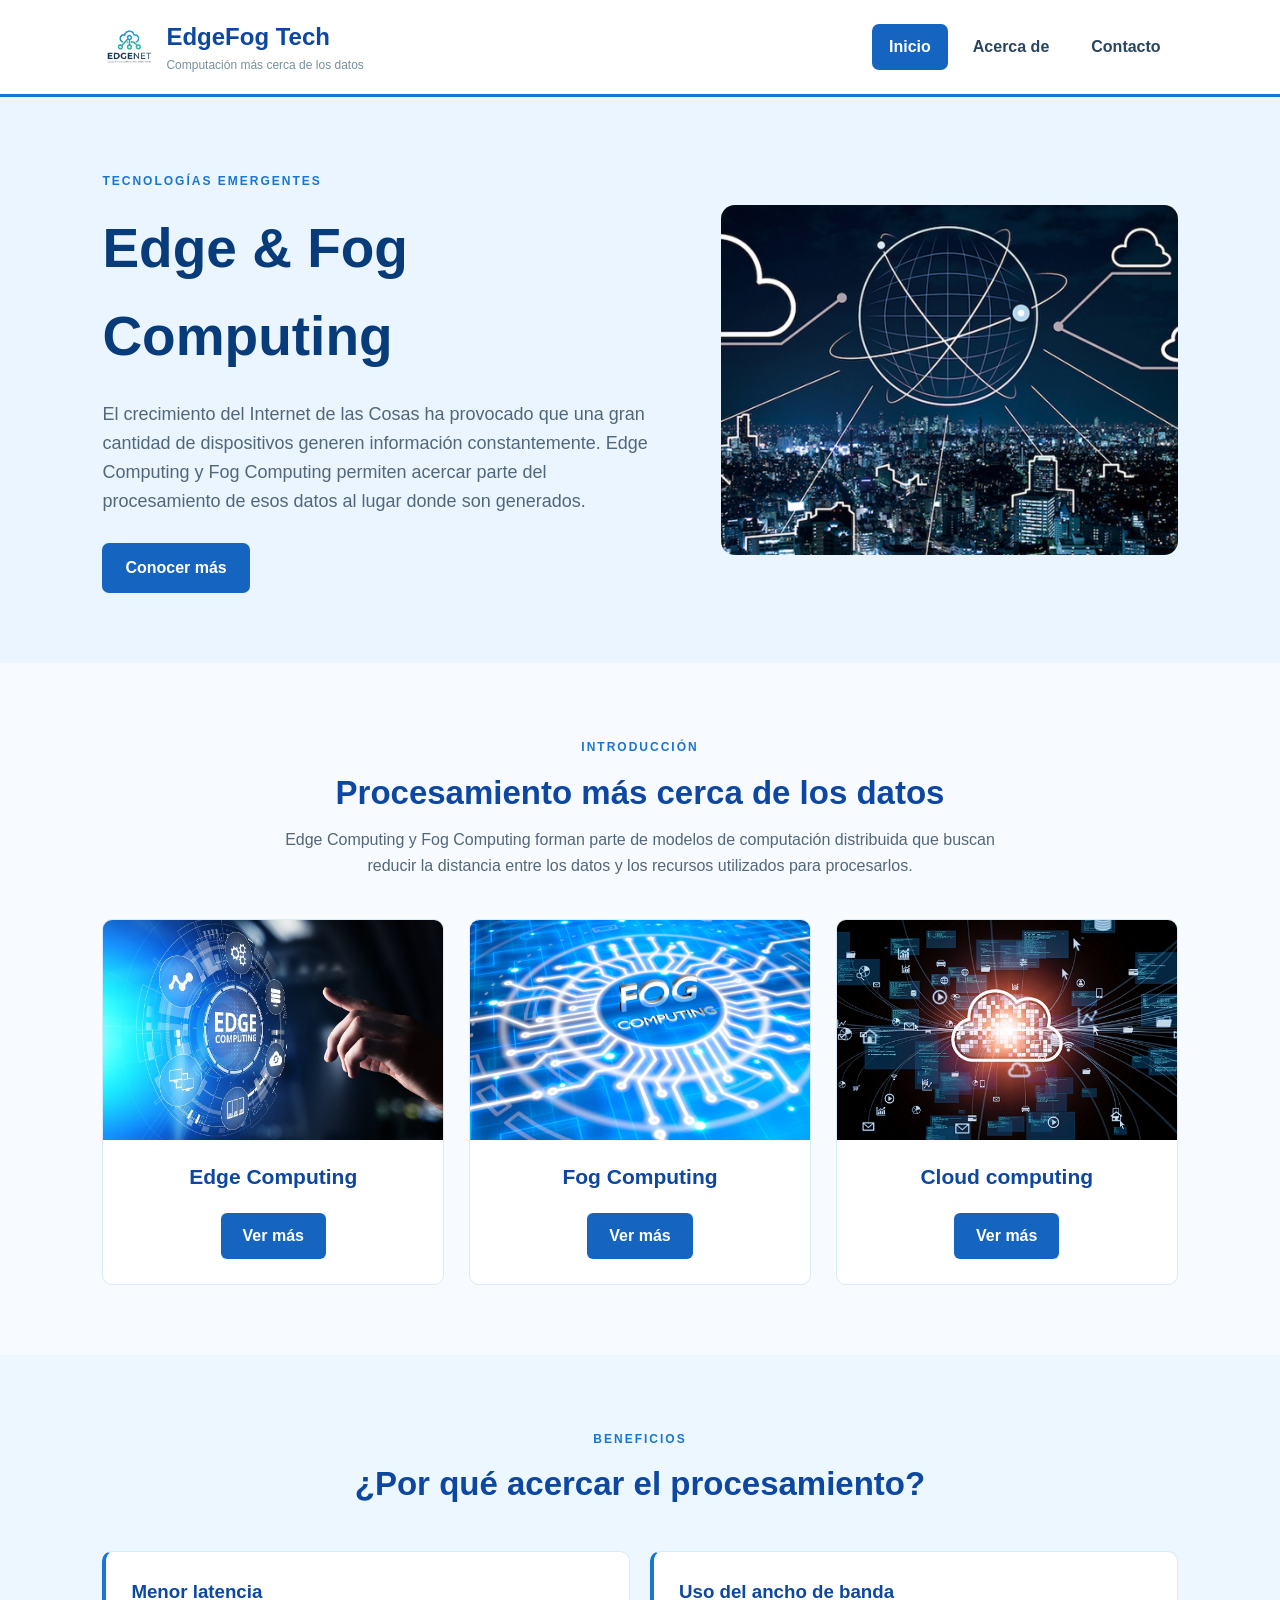
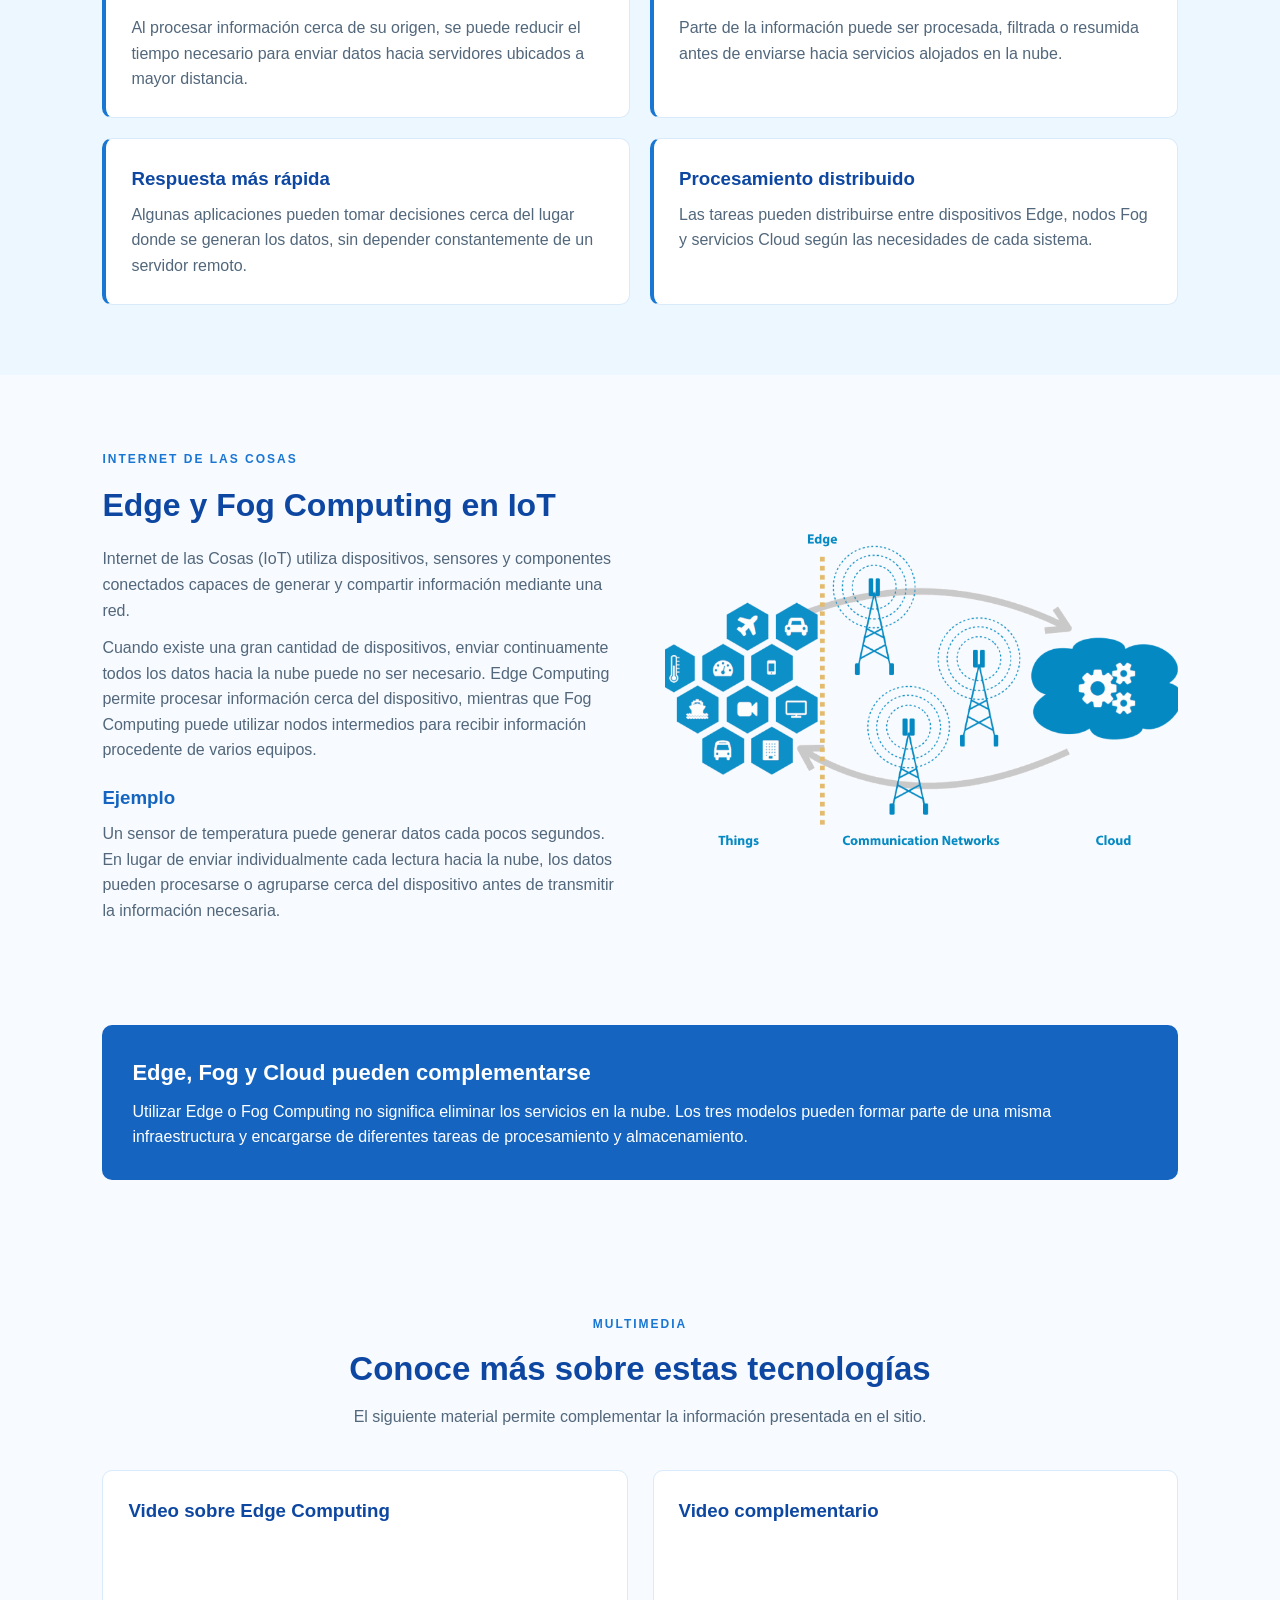
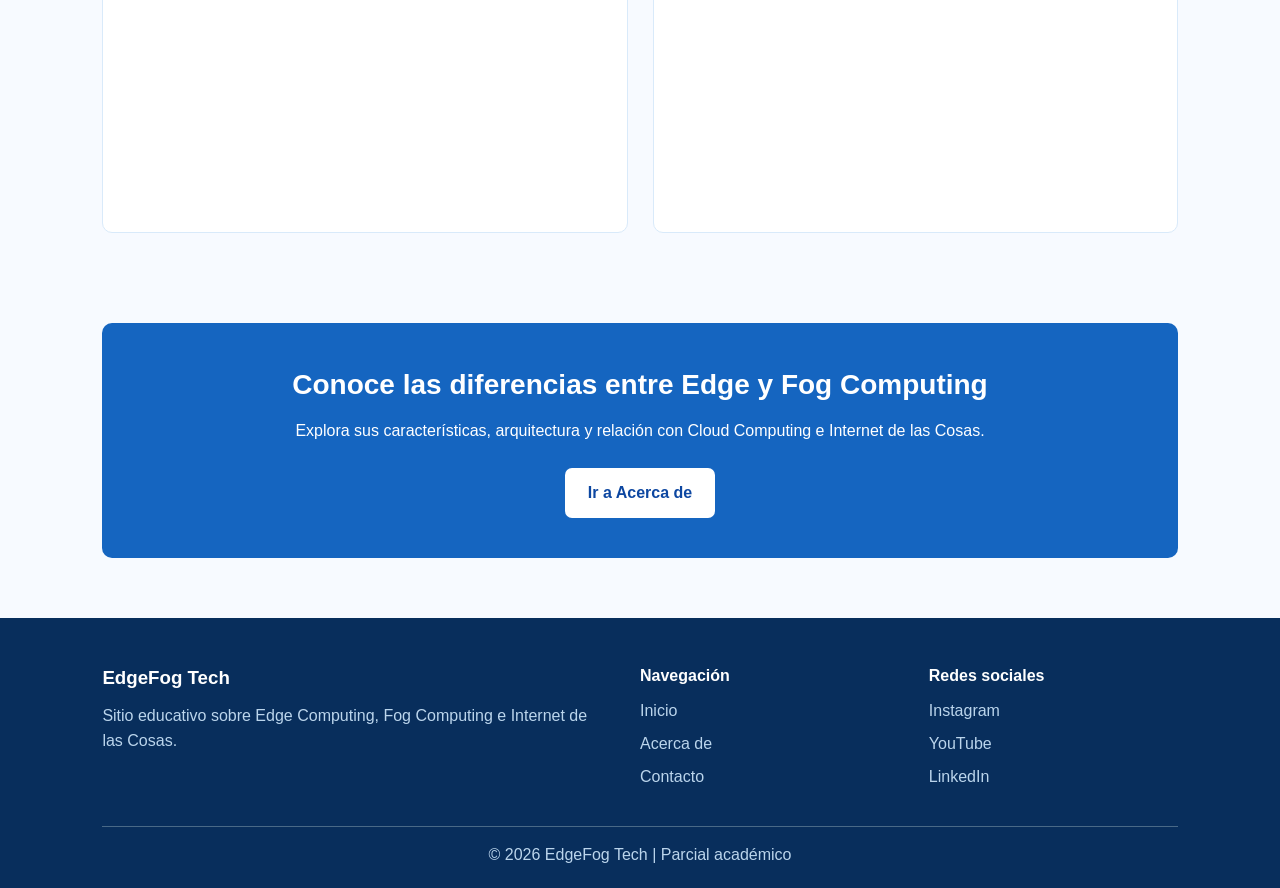
<file: index.html>
<!DOCTYPE html>
<html lang="es">

<head>
    <meta charset="UTF-8">
    <meta name="viewport" content="width=device-width, initial-scale=1.0">

    <title>EdgeFog Tech | Inicio</title>
    <link rel="stylesheet" href="../css/index.css">
</head>
<body>


    <!-- HEADER -->

    <header>
        <div class="logo">
            <img src="../img/logo.png" alt="Logo de EdgeFog Tech" class="logo-imagen">

            <div>
                <h2>EdgeFog Tech</h2>
                <p>Computación más cerca de los datos</p>
            </div>
        </div>

        <!-- NAVEGACIÓN -->

        <nav>
            <a href="index.html" class="activo">Inicio</a>
            <a href="acercade.html">Acerca de</a>
            <a href="contacto.html">Contacto</a>
        </nav>
    </header>

    <main>

        <!-- PRESENTACIÓN -->
        <section class="hero">
            <div class="hero-contenido">
                <span class="mini-titulo">
                    TECNOLOGÍAS EMERGENTES
                </span>
                <h1>Edge & Fog Computing</h1>

                <p>
                    El crecimiento del Internet de las Cosas ha provocado que
                    una gran cantidad de dispositivos generen información
                    constantemente. Edge Computing y Fog Computing permiten
                    acercar parte del procesamiento de esos datos al lugar
                    donde son generados.
                </p>

                <a href="acercade.html" class="boton">
                    Conocer más
                </a>
            </div>

            <div class="hero-imagen">
               

                <img src="../img/edgefog.webp"
                     alt="Representación de Edge y Fog Computing">
            </div>
        </section>

        <!-- INTRODUCCIÓN -->
        <section class="seccion">
            <div class="titulo-seccion">
                <span>INTRODUCCIÓN</span>

                <h2>Procesamiento más cerca de los datos</h2>

                <p>
                    Edge Computing y Fog Computing forman parte de modelos
                    de computación distribuida que buscan reducir la distancia
                    entre los datos y los recursos utilizados para procesarlos.
                </p>
            </div>


            <!-- TARJETAS -->
            <div class="tarjetas">
                <!-- EDGE COMPUTING -->
                <article class="tarjeta">

                    <img src="../img/iconed.jpeg"
                         alt="Representación de Edge Computing">

                    <h3>Edge Computing</h3>

                    <a href="https://telefonicatech.com/blog/edge-computing-que-es"
                       target="_blank"
                       class="ver-mas">
                        Ver más
                    </a>
                </article>


                <!-- FOG COMPUTING -->

                <article class="tarjeta">

                    <img src="../img/iconfog.jpg"
                         alt="Representación de Fog Computing">

                    <h3>Fog Computing</h3>

                    <a href="https://alaisecure.es/glosario/que-es-fog-computing-y-como-funciona/"
                       target="_blank"
                       class="ver-mas">
                        Ver más
                    </a>
                </article>

                <!-- CLOUD COMPUTING -->
                <article class="tarjeta">

                    <img src="../img/iconclo.jpg"
                         alt="Representación de Cloud Computing">

                    <h3>Cloud computing</h3>

                    <a href="https://cloud.google.com/learn/what-is-cloud-computing"
                       target="_blank"
                       class="ver-mas">
                        Ver más
                    </a>

                </article>
            </div>
        </section>

        <!-- BENEFICIOS -->
        <section class="seccion fondo-azul-claro">
            <div class="titulo-seccion">
                <span>BENEFICIOS</span>

                <h2>¿Por qué acercar el procesamiento?</h2>

            </div>

            <div class="beneficios">
                <article>
                    <h3>Menor latencia</h3>

                    <p>
                        Al procesar información cerca de su origen,
                        se puede reducir el tiempo necesario para enviar
                        datos hacia servidores ubicados a mayor distancia.
                    </p>
                </article>

                <article>
                    <h3>Uso del ancho de banda</h3>

                    <p>
                        Parte de la información puede ser procesada,
                        filtrada o resumida antes de enviarse hacia
                        servicios alojados en la nube.
                    </p>
                </article>


                <article>
                    <h3>Respuesta más rápida</h3>

                    <p>
                        Algunas aplicaciones pueden tomar decisiones
                        cerca del lugar donde se generan los datos,
                        sin depender constantemente de un servidor remoto.
                    </p>
                </article>

                <article>
                    <h3>Procesamiento distribuido</h3>

                    <p>
                        Las tareas pueden distribuirse entre dispositivos
                        Edge, nodos Fog y servicios Cloud según las
                        necesidades de cada sistema.
                    </p>

                </article>
            </div>
        </section>


        <!-- INTERNET DE LAS COSAS -->
        <section class="seccion">
            <div class="contenido-doble">
                <article>
                    <span class="mini-titulo">
                        INTERNET DE LAS COSAS
                    </span>
                    <h2>Edge y Fog Computing en IoT</h2>

                    <p>
                        Internet de las Cosas (IoT) utiliza dispositivos,
                        sensores y componentes conectados capaces de generar
                        y compartir información mediante una red.
                    </p>

                    <p>
                        Cuando existe una gran cantidad de dispositivos,
                        enviar continuamente todos los datos hacia la nube
                        puede no ser necesario. Edge Computing permite
                        procesar información cerca del dispositivo, mientras
                        que Fog Computing puede utilizar nodos intermedios
                        para recibir información procedente de varios equipos.
                    </p>

                    <h3>Ejemplo</h3>

                    <p>
                        Un sensor de temperatura puede generar datos cada
                        pocos segundos. En lugar de enviar individualmente
                        cada lectura hacia la nube, los datos pueden
                        procesarse o agruparse cerca del dispositivo antes
                        de transmitir la información necesaria.
                    </p>
                </article>

                <div class="iot-imagen">

                    <img src="../img/IOt.png"
                         alt="Representación de Internet de las Cosas">
                </div>
            </div>

        </section>



        <!-- ASIDE -->
        <aside class="dato">
            <h3>Edge, Fog y Cloud pueden complementarse</h3>

            <p>
                Utilizar Edge o Fog Computing no significa eliminar los
                servicios en la nube. Los tres modelos pueden formar parte
                de una misma infraestructura y encargarse de diferentes
                tareas de procesamiento y almacenamiento.
            </p>

        </aside>


        <!-- MULTIMEDIA -->
        <section class="seccion">
            <div class="titulo-seccion">
                <span>MULTIMEDIA</span>
                <h2>Conoce más sobre estas tecnologías</h2>

                <p>
                    El siguiente material permite complementar la información
                    presentada en el sitio.
                </p>
            </div>

            <div class="multimedia">
                <!-- VIDEO EDGE -->
                <article>
                    <h3>Video sobre Edge Computing</h3>
                    <div class="video-contenedor">

                        <iframe
                            src="https://www.youtube.com/embed/qn6GDlMgoPA"
                            title="Video sobre Edge Computing"
                            allowfullscreen>
                        </iframe>
                    </div>
                </article>


                <!-- VIDEO COMPLEMENTARIO -->
                <article>
                    <h3>Video complementario</h3>

                    <div class="video-contenedor">

                        <iframe
                            src="https://www.youtube.com/embed/AJP5HzMyGlU"
                            title="Video sobre Edge y Fog Computing"
                            allowfullscreen>
                        </iframe>
                    </div>
                </article>

            </div>
        </section>



        <!-- ENLACE A ACERCA DE -->

        <section class="llamada">
            <h2>
                Conoce las diferencias entre Edge y Fog Computing
            </h2>

            <p>
                Explora sus características, arquitectura y relación
                con Cloud Computing e Internet de las Cosas.
            </p>

            <a href="acercade.html" class="boton-secundario">
                Ir a Acerca de
            </a>

        </section>
    </main>

    <!-- FOOTER -->
    <footer>
        <div class="footer-contenido">
            <div>
                <h3>EdgeFog Tech</h3>

                <p>
                    Sitio educativo sobre Edge Computing,
                    Fog Computing e Internet de las Cosas.
                </p>
            </div>

            <div>
                <h4>Navegación</h4>

                <a href="index.html">Inicio</a>
                <a href="acercade.html">Acerca de</a>
                <a href="contacto.html">Contacto</a>

            </div>

            <div>
                <h4>Redes sociales</h4>

                <a href="#">Instagram</a>
                <a href="#">YouTube</a>
                <a href="#">LinkedIn</a>

            </div>
        </div>


        <div class="footer-final">
            <p>
                © 2026 EdgeFog Tech | Parcial académico
            </p>
        </div>
    </footer>


</body>
</html>
</file>
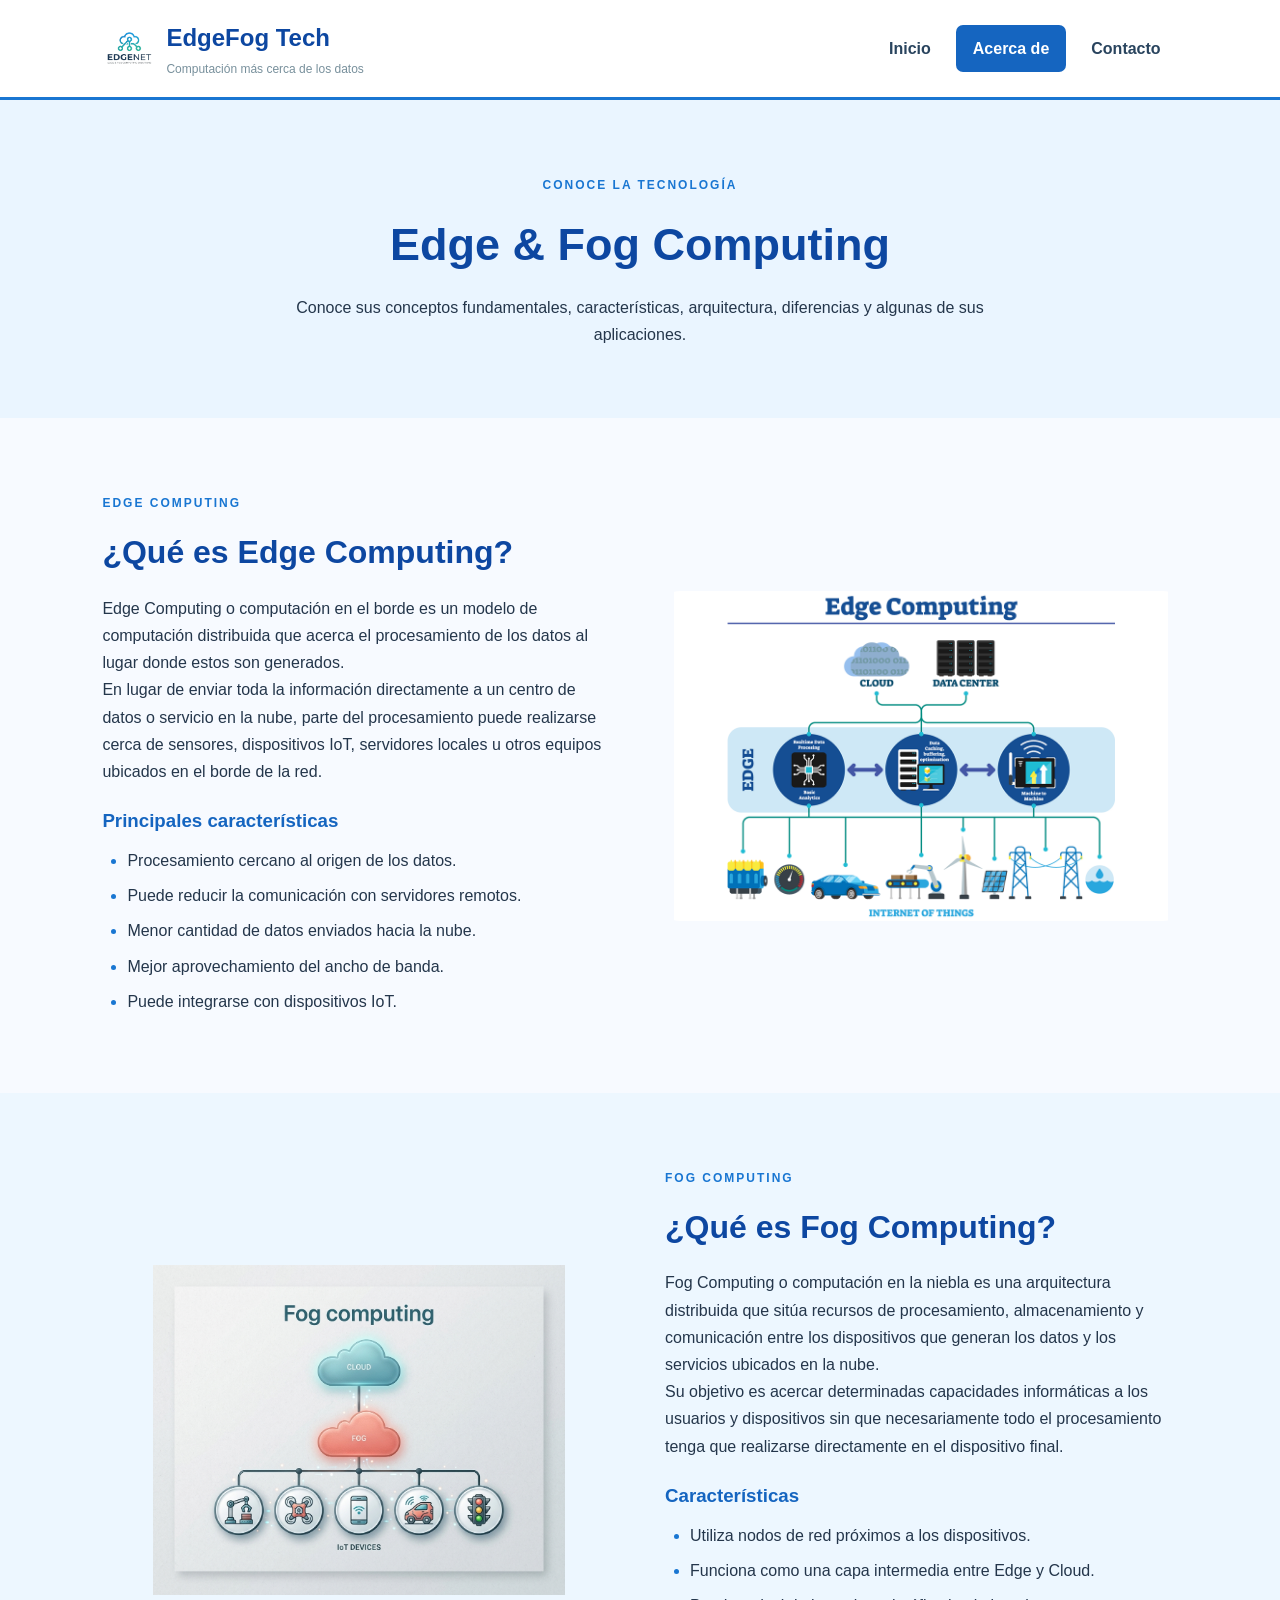
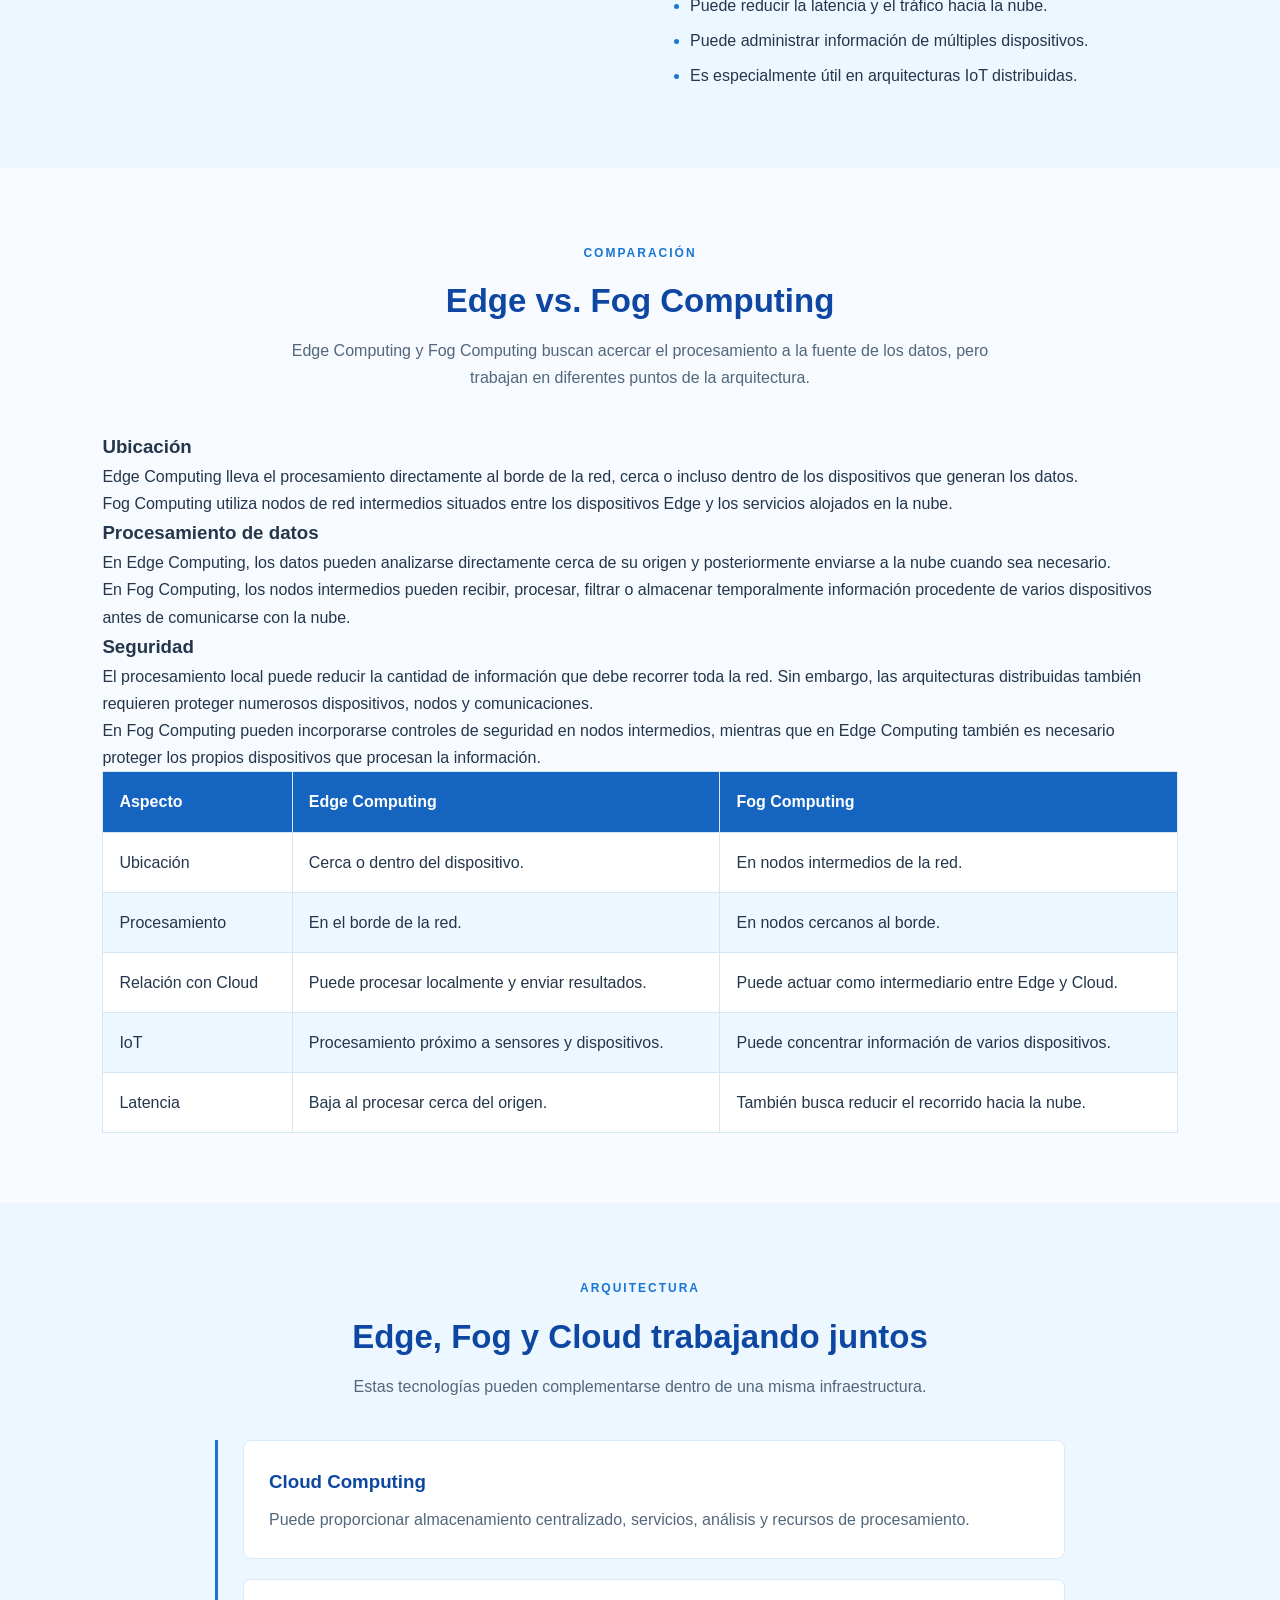
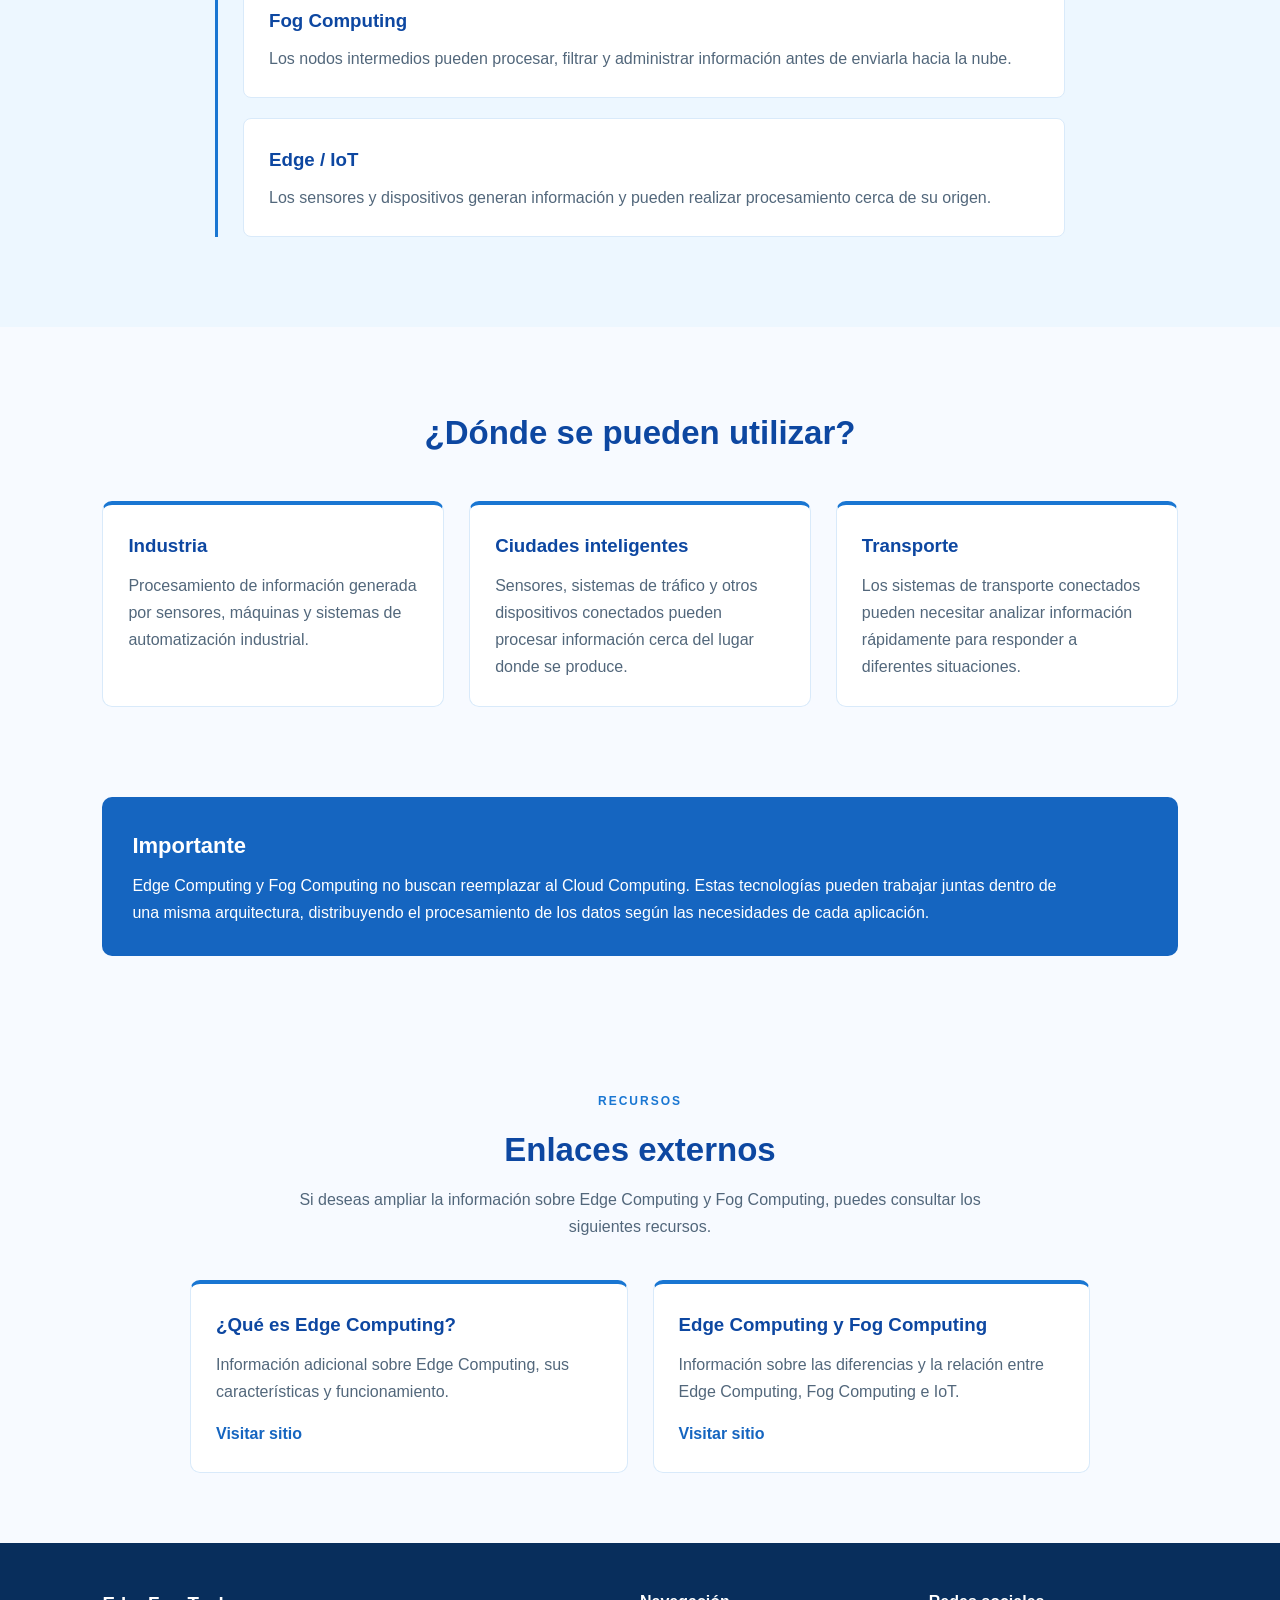
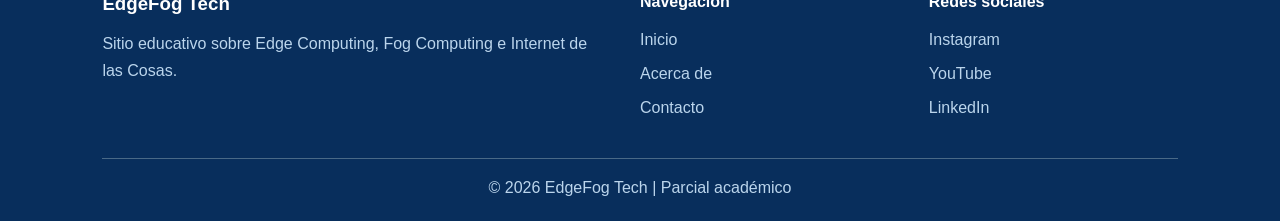
<file: acercade.html>
<!DOCTYPE html>
<html lang="es">

<head>
    <meta charset="UTF-8">
    <meta name="viewport" content="width=device-width, initial-scale=1.0">
    <title>EdgeFog Tech | Acerca de</title>
    <link rel="stylesheet" href="../css/acerca.css">
</head>
<body>

    <!-- HEADER -->

    <header>
        <div class="logo">
            <img src="../img/logo.png" alt="Logo de EdgeFog Tech" class="logo-imagen">
            <div>
                <h2>EdgeFog Tech</h2>
                <p>Computación más cerca de los datos</p>
            </div>
        </div>

        <!-- NAVEGACIÓN -->
        <nav>
            <a href="index.html">Inicio</a>
            <a href="acercade.html" class="activo">Acerca de</a>
            <a href="contacto.html">Contacto</a>
        </nav>
    </header>


    <main>
        <!-- CABECERA -->
        <section class="pagina-titulo">
            <span>CONOCE LA TECNOLOGÍA</span>
            <h1>Edge & Fog Computing</h1>
            <p>
                Conoce sus conceptos fundamentales, características,
                arquitectura, diferencias y algunas de sus aplicaciones.
            </p>

        </section>

        <!-- EDGE COMPUTING -->
        <section class="seccion">
            <div class="contenido-doble">
                <article>
                    <span class="mini-titulo">EDGE COMPUTING</span>
                    <h2>¿Qué es Edge Computing?</h2>

                    <p>
                        Edge Computing o computación en el borde es un modelo de
                        computación distribuida que acerca el procesamiento de los
                        datos al lugar donde estos son generados.
                    </p>

                    <p>
                        En lugar de enviar toda la información directamente a un
                        centro de datos o servicio en la nube, parte del procesamiento
                        puede realizarse cerca de sensores, dispositivos IoT,
                        servidores locales u otros equipos ubicados en el borde
                        de la red.
                    </p>

                    <h3>Principales características</h3>

                    <ul class="lista">
                        <li>Procesamiento cercano al origen de los datos.</li>
                        <li>Puede reducir la comunicación con servidores remotos.</li>
                        <li>Menor cantidad de datos enviados hacia la nube.</li>
                        <li>Mejor aprovechamiento del ancho de banda.</li>
                        <li>Puede integrarse con dispositivos IoT.</li>
                    </ul>
                </article>

                <div class="imagen-contenido">

                    <img src="../img/edgec.webp"
                         alt="Representación de Edge Computing">
                </div>
            </div>
        </section>

        <!-- FOG COMPUTING -->
        <section class="seccion fondo-azul-claro">
            <div class="contenido-doble">
                <div class="imagen-contenido">
                

                    <img src="../img/fogc.jpg"
                         alt="Representación de Fog Computing">
                </div>

                <article>
                    <span class="mini-titulo">FOG COMPUTING</span>
                    <h2>¿Qué es Fog Computing?</h2>

                    <p>
                        Fog Computing o computación en la niebla es una arquitectura
                        distribuida que sitúa recursos de procesamiento, almacenamiento
                        y comunicación entre los dispositivos que generan los datos
                        y los servicios ubicados en la nube.
                    </p>

                    <p>
                        Su objetivo es acercar determinadas capacidades informáticas
                        a los usuarios y dispositivos sin que necesariamente todo el
                        procesamiento tenga que realizarse directamente en el
                        dispositivo final.
                    </p>

                    <h3>Características</h3>

                    <ul class="lista">
                        <li>Utiliza nodos de red próximos a los dispositivos.</li>
                        <li>Funciona como una capa intermedia entre Edge y Cloud.</li>
                        <li>Puede reducir la latencia y el tráfico hacia la nube.</li>
                        <li>Puede administrar información de múltiples dispositivos.</li>
                        <li>Es especialmente útil en arquitecturas IoT distribuidas.</li>
                    </ul>
                </article>
            </div>
        </section>

        <!-- DIFERENCIAS -->
        <section class="seccion">
            <div class="titulo-seccion">
                <span>COMPARACIÓN</span>
                <h2>Edge vs. Fog Computing</h2>
                <p>
                    Edge Computing y Fog Computing buscan acercar el procesamiento
                    a la fuente de los datos, pero trabajan en diferentes puntos
                    de la arquitectura.
                </p>
            </div>

            <article>

                <h3>Ubicación</h3>
                <p>
                    Edge Computing lleva el procesamiento directamente al borde
                    de la red, cerca o incluso dentro de los dispositivos que
                    generan los datos.
                </p>

                <p>
                    Fog Computing utiliza nodos de red intermedios situados entre
                    los dispositivos Edge y los servicios alojados en la nube.
                </p>


                <h3>Procesamiento de datos</h3>
                <p>
                    En Edge Computing, los datos pueden analizarse directamente
                    cerca de su origen y posteriormente enviarse a la nube cuando
                    sea necesario.
                </p>

                <p>
                    En Fog Computing, los nodos intermedios pueden recibir,
                    procesar, filtrar o almacenar temporalmente información
                    procedente de varios dispositivos antes de comunicarse
                    con la nube.
                </p>

                <h3>Seguridad</h3>

                <p>
                    El procesamiento local puede reducir la cantidad de información
                    que debe recorrer toda la red. Sin embargo, las arquitecturas
                    distribuidas también requieren proteger numerosos dispositivos,
                    nodos y comunicaciones.
                </p>

                <p>
                    En Fog Computing pueden incorporarse controles de seguridad
                    en nodos intermedios, mientras que en Edge Computing también
                    es necesario proteger los propios dispositivos que procesan
                    la información.
                </p>
            </article>


            <!-- TABLA -->
            <div class="tabla-contenedor">
                <table>
                    <thead>

                        <tr>
                            <th>Aspecto</th>
                            <th>Edge Computing</th>
                            <th>Fog Computing</th>
                        </tr>

                    </thead>


                    <tbody>

                        <tr>
                            <td>Ubicación</td>
                            <td>Cerca o dentro del dispositivo.</td>
                            <td>En nodos intermedios de la red.</td>
                        </tr>

                        <tr>
                            <td>Procesamiento</td>
                            <td>En el borde de la red.</td>
                            <td>En nodos cercanos al borde.</td>
                        </tr>

                        <tr>
                            <td>Relación con Cloud</td>
                            <td>Puede procesar localmente y enviar resultados.</td>
                            <td>Puede actuar como intermediario entre Edge y Cloud.</td>
                        </tr>

                        <tr>
                            <td>IoT</td>
                            <td>Procesamiento próximo a sensores y dispositivos.</td>
                            <td>Puede concentrar información de varios dispositivos.</td>
                        </tr>

                        <tr>
                            <td>Latencia</td>
                            <td>Baja al procesar cerca del origen.</td>
                            <td>También busca reducir el recorrido hacia la nube.</td>
                        </tr>

                    </tbody>
                </table>
            </div>
        </section>

        <!-- ARQUITECTURA -->
        <section class="seccion fondo-azul-claro">
            <div class="titulo-seccion">
                <span>ARQUITECTURA</span>

                <h2>Edge, Fog y Cloud trabajando juntos</h2>

                <p>
                    Estas tecnologías pueden complementarse dentro de una misma
                    infraestructura.
                </p>
            </div>

            <div class="arquitectura">

                <article class="capa">
                    <h3>Cloud Computing</h3>

                    <p>
                        Puede proporcionar almacenamiento centralizado,
                        servicios, análisis y recursos de procesamiento.
                    </p>
                </article>

                <article class="capa">
                    <h3>Fog Computing</h3>

                    <p>
                        Los nodos intermedios pueden procesar, filtrar
                        y administrar información antes de enviarla
                        hacia la nube.
                    </p>
                </article>

                <article class="capa">
                    <h3>Edge / IoT</h3>

                    <p>
                        Los sensores y dispositivos generan información
                        y pueden realizar procesamiento cerca de su origen.
                    </p>
                </article>
            </div>
        </section>

        <!-- APLICACIONES -->
        <section class="seccion">
            <div class="titulo-seccion">
                <h2>¿Dónde se pueden utilizar?</h2>
            </div>

            <div class="tarjetas">
                <article class="tarjeta">
                    <h3>Industria</h3>

                    <p>
                        Procesamiento de información generada por sensores,
                        máquinas y sistemas de automatización industrial.
                    </p>
                </article>

                <article class="tarjeta">
                    <h3>Ciudades inteligentes</h3>
                    <p>
                        Sensores, sistemas de tráfico y otros dispositivos
                        conectados pueden procesar información cerca del lugar
                        donde se produce.
                    </p>
                </article>

                <article class="tarjeta">
                    <h3>Transporte</h3>

                    <p>
                        Los sistemas de transporte conectados pueden necesitar
                        analizar información rápidamente para responder a
                        diferentes situaciones.
                    </p>
                </article>
            </div>
        </section>

        <!-- ASIDE -->
        <aside class="dato">
            <h3>Importante</h3>
            <p>
                Edge Computing y Fog Computing no buscan reemplazar al
                Cloud Computing. Estas tecnologías pueden trabajar juntas
                dentro de una misma arquitectura, distribuyendo el
                procesamiento de los datos según las necesidades de cada
                aplicación.
            </p>
        </aside>

        <!-- RECURSOS -->
        <section class="seccion">
            <div class="titulo-seccion">

                <span>RECURSOS</span>
                <h2>Enlaces externos</h2>
                <p>
                    Si deseas ampliar la información sobre Edge Computing
                    y Fog Computing, puedes consultar los siguientes recursos.
                </p>
            </div>

            <div class="recursos">
                <article>

                    <h3>¿Qué es Edge Computing?</h3>
                    <p>
                        Información adicional sobre Edge Computing,
                        sus características y funcionamiento.
                    </p>
                    <a href="https://telefonicatech.com/blog/edge-computing-que-es"
                       target="_blank">
                        Visitar sitio
                    </a>
                </article>

                <article>
                    <h3>Edge Computing y Fog Computing</h3>

                    <p>
                        Información sobre las diferencias y la relación
                        entre Edge Computing, Fog Computing e IoT.
                    </p>
                    <a href="https://www.datacentermarket.es/mercado/edge-computing-y-fog-computing-la-computacion-se-acerca-a-los-usuarios-en-el-mundo-del-iot/"
                       target="_blank">
                        Visitar sitio
                    </a>

                </article>
            </div>
        </section>
    </main>

    <!-- FOOTER -->
    <footer>
        <div class="footer-contenido">
            <div>
                <h3>EdgeFog Tech</h3>
                <p>
                    Sitio educativo sobre Edge Computing,
                    Fog Computing e Internet de las Cosas.
                </p>
            </div>

            <div>
                <h4>Navegación</h4>
                <a href="index.html">Inicio</a>
                <a href="acercade.html">Acerca de</a>
                <a href="contacto.html">Contacto</a>
            </div>

            <div>
                <h4>Redes sociales</h4>

                <a href="#">Instagram</a>
                <a href="#">YouTube</a>
                <a href="#">LinkedIn</a>
            </div>
        </div>

        <div class="footer-final">
            <p>
                © 2026 EdgeFog Tech | Parcial académico
            </p>
        </div>
    </footer>

</body>
</html>
</file>
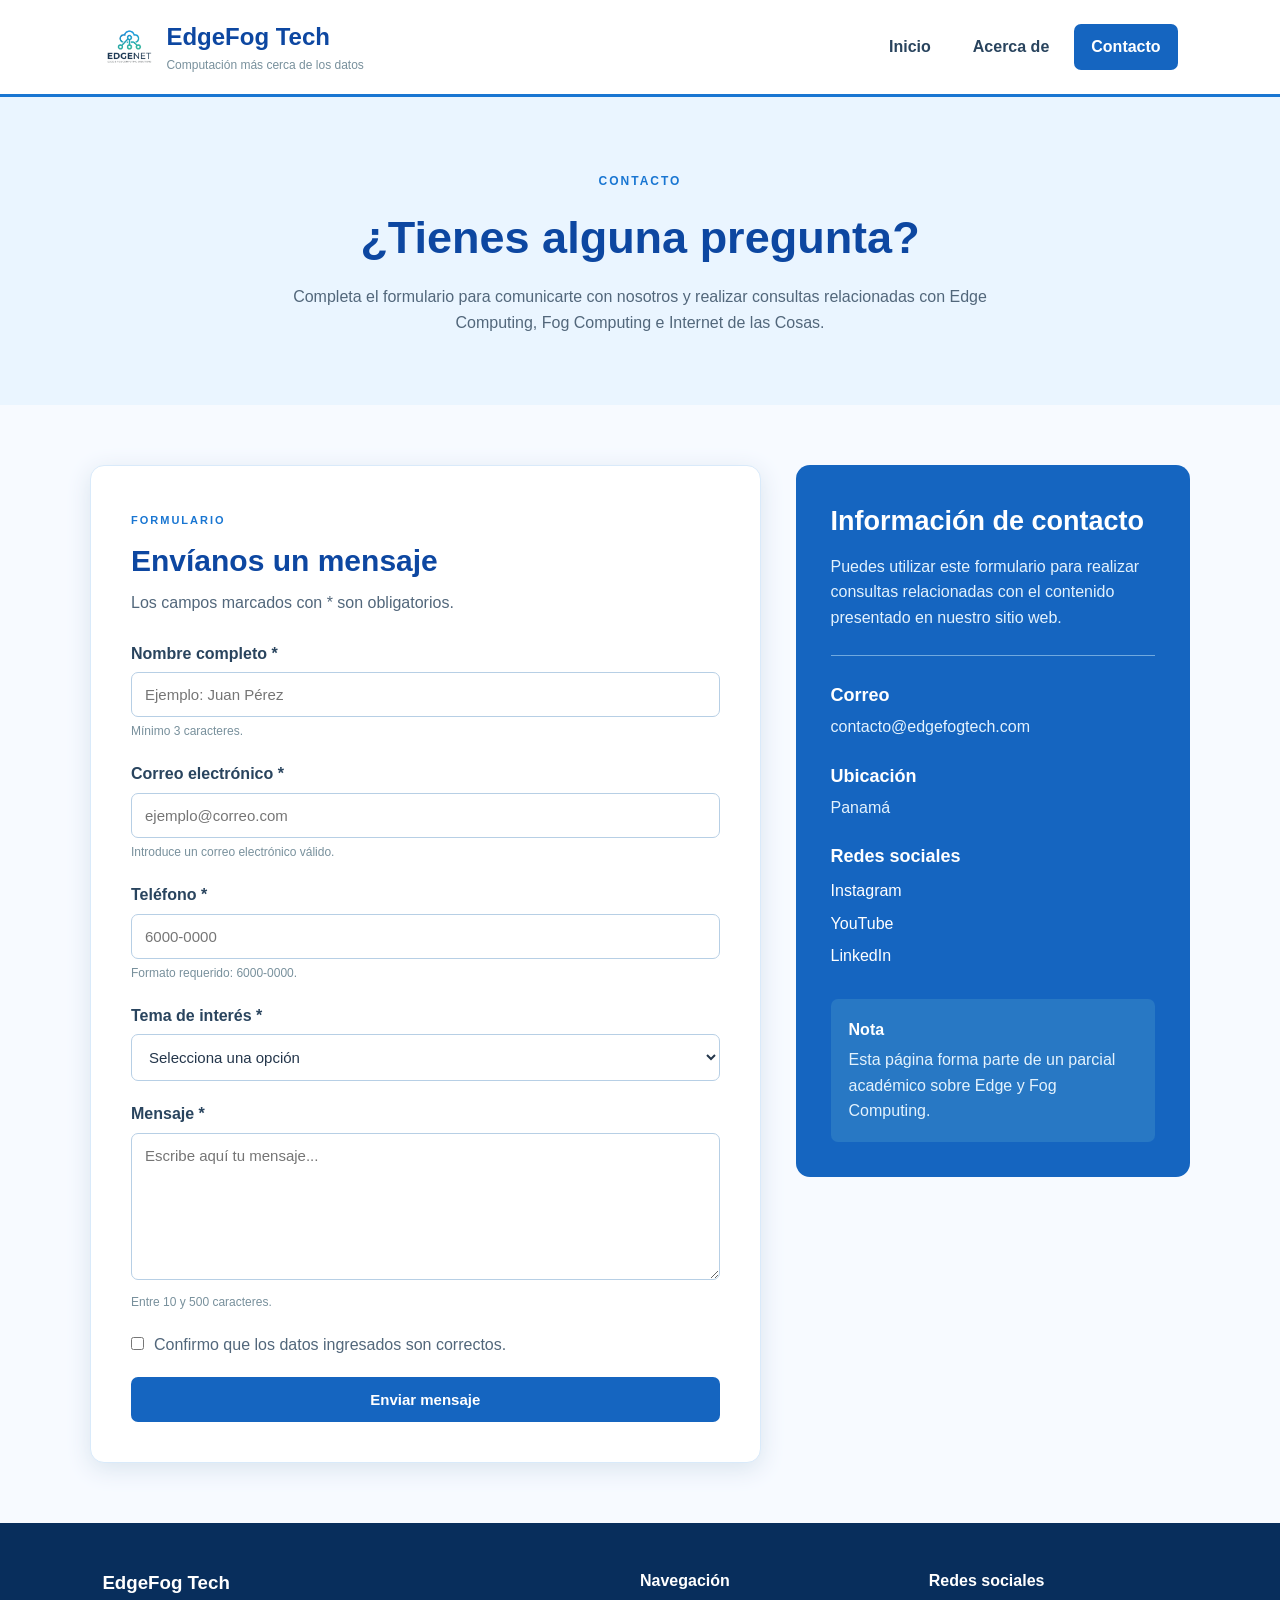
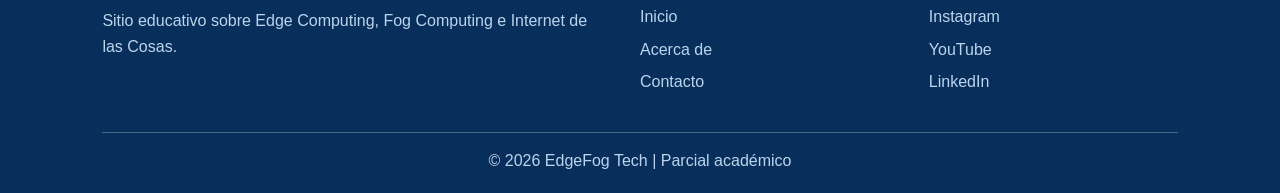
<file: contacto.html>
<!DOCTYPE html>
<html lang="es">

<head>

    <meta charset="UTF-8">

    <meta name="viewport"
          content="width=device-width, initial-scale=1.0">

    <title>EdgeFog Tech | Contacto</title>

    <link rel="stylesheet" href="../css/cont.css">

</head>


<body>


    <!-- HEADER -->

    <header>

        <div class="logo">
            <img src="../img/logo.png" alt="Logo de EdgeFog Tech" class="logo-imagen">
            
            <div>
                <h2>EdgeFog Tech</h2>
                <p>Computación más cerca de los datos</p>
            </div>
        </div>


        <nav>

            <a href="index.html">
                Inicio
            </a>

            <a href="acercade.html">
                Acerca de
            </a>

            <a href="contacto.html" class="activo">
                Contacto
            </a>
        </nav>
    </header>



    <main>
        <!-- TÍTULO DE LA PÁGINA -->
        <section class="pagina-titulo">
            <span>CONTACTO</span>
            <h1>¿Tienes alguna pregunta?</h1>

            <p>
                Completa el formulario para comunicarte con nosotros
                y realizar consultas relacionadas con Edge Computing,
                Fog Computing e Internet de las Cosas.
            </p>

        </section>



        <!-- ZONA DE CONTACTO -->
        <section class="zona-contacto">
            <!-- FORMULARIO -->
            <article class="formulario">

                <div class="formulario-titulo">
                    <span>FORMULARIO</span>
                    <h2>Envíanos un mensaje</h2>

                    <p>
                        Los campos marcados con * son obligatorios.
                    </p>

                </div>


                <form id="formularioContacto"
                      action="guardar.php"
                      method="post">

                    <!-- NOMBRE -->
                    <div class="campo">

                        <label for="nombre">
                            Nombre completo *
                        </label>

                        <input
                            type="text"
                            id="nombre"
                            name="nombre"
                            placeholder="Ejemplo: Juan Pérez"
                            minlength="3"
                            maxlength="60"
                            required
                        >

                        <small>
                            Mínimo 3 caracteres.
                        </small>
                    </div>

                    <!-- CORREO -->

                    <div class="campo">
                        <label for="correo">
                            Correo electrónico *
                        </label>

                        <input
                            type="email"
                            id="correo"
                            name="correo"
                            placeholder="ejemplo@correo.com"
                            required
                        >
                        <small>
                            Introduce un correo electrónico válido.
                        </small>

                    </div>

                    <!-- TELÉFONO -->
                    <div class="campo">
                        <label for="telefono">
                            Teléfono *
                        </label>

                        <input
                            type="tel"
                            id="telefono"
                            name="telefono"
                            placeholder="6000-0000"
                            pattern="[0-9]{4}-[0-9]{4}"
                            required
                        >
                        <small>
                            Formato requerido: 6000-0000.
                        </small>

                    </div>

                    <!-- TEMA -->
                    <div class="campo">
                        <label for="asunto">
                            Tema de interés *
                        </label>

                        <select
                            id="asunto"
                            name="asunto"
                            required
                        >

                            <option value="">
                                Selecciona una opción
                            </option>

                            <option value="edge">
                                Edge Computing
                            </option>

                            <option value="fog">
                                Fog Computing
                            </option>

                            <option value="iot">
                                Internet de las Cosas
                            </option>

                            <option value="cloud">
                                Cloud Computing
                            </option>

                            <option value="otro">
                                Otro
                            </option>

                        </select>

                    </div>

                    <!-- MENSAJE -->
                    <div class="campo">
                        <label for="mensaje">
                            Mensaje *
                        </label>

                        <textarea
                            id="mensaje"
                            name="mensaje"
                            rows="7"
                            placeholder="Escribe aquí tu mensaje..."
                            minlength="10"
                            maxlength="500"
                            required
                        ></textarea>

                        <small>
                            Entre 10 y 500 caracteres.
                        </small>

                    </div>



                    <!-- CONFIRMACIÓN -->

                    <div class="checkbox">

                        <input
                            type="checkbox"
                            id="terminos"
                            name="terminos"
                            required
                        >
                        <label for="terminos">
                            Confirmo que los datos ingresados
                            son correctos.
                        </label>

                    </div>

                    <!-- BOTÓN -->

                    <button type="submit"
                            class="boton-enviar">
                        Enviar mensaje

                    </button>
                </form>
            </article>


            <!-- ASIDE -->

            <aside class="contacto-aside">

                <h2>Información de contacto</h2>
                <p>
                    Puedes utilizar este formulario para realizar
                    consultas relacionadas con el contenido presentado
                    en nuestro sitio web.
                </p>


                <hr>

                <div class="info-contacto">
                    <h3>Correo</h3>

                    <p>
                        contacto@edgefogtech.com
                    </p>

                </div>


                <div class="info-contacto">
                    <h3>Ubicación</h3>

                    <p>
                        Panamá
                    </p>

                </div>


                <div class="info-contacto">
                    <h3>Redes sociales</h3>
                    <div class="redes">

                        <a href="#" target="_blank">
                            Instagram
                        </a>

                        <a href="#" target="_blank">
                            YouTube
                        </a>

                        <a href="#" target="_blank">
                            LinkedIn
                        </a>

                    </div>
                </div>

                <div class="nota">
                    <strong>Nota</strong>

                    <p>
                        Esta página forma parte de un parcial
                        académico sobre Edge y Fog Computing.
                    </p>
                </div>
            </aside>
        </section>

    </main>



    <!-- FOOTER -->
    <footer>
        <div class="footer-contenido">
            <div>
                <h3>EdgeFog Tech</h3>

                <p>
                    Sitio educativo sobre Edge Computing,
                    Fog Computing e Internet de las Cosas.
                </p>

            </div>



            <div>
                <h4>Navegación</h4>

                <a href="index.html">
                    Inicio
                </a>

                <a href="acercade.html">
                    Acerca de
                </a>

                <a href="contacto.html">
                    Contacto
                </a>
            </div>



            <div>

                <h4>Redes sociales</h4>

                <a href="#">
                    Instagram
                </a>

                <a href="#">
                    YouTube
                </a>

                <a href="#">
                    LinkedIn
                </a>

            </div>


        </div>


        <div class="footer-final">

            <p>
                © 2026 EdgeFog Tech | Parcial académico
            </p>

        </div>

    </footer>


</body>

</html>
</file>
<file: css/index.css>
/* =========================================
   CONFIGURACIÓN GENERAL
========================================= */

* {
    margin: 0;
    padding: 0;
    box-sizing: border-box;
}

html {
    scroll-behavior: smooth;
}

body {
    font-family: Arial, Helvetica, sans-serif;
    background: #f7faff;
    color: #24364b;
    line-height: 1.6;
}


/* =========================================
   HEADER
========================================= */

header {
    background: white;
    padding: 18px 8%;
    display: flex;
    justify-content: space-between;
    align-items: center;
    border-bottom: 3px solid #1976d2;
}

.logo {
    display: flex;
    align-items: center;
    gap: 12px;
}

/* LOGO */

.logo-imagen {
    width: 52px;
    height: 52px;
    object-fit: contain;
    border-radius: 10px;
}

.logo h2 {
    color: #0d47a1;
}

.logo p {
    color: #78909c;
    font-size: 12px;
}


/* =========================================
   NAVEGACIÓN
========================================= */

nav {
    display: flex;
    gap: 8px;
}

nav a {
    color: #29445e;
    text-decoration: none;
    font-weight: bold;
    padding: 10px 17px;
    border-radius: 7px;
}

nav a:hover,
nav a.activo {
    background: #1565c0;
    color: white;
}


/* =========================================
   PORTADA
========================================= */

.hero {
    min-height: 520px;
    padding: 70px 8%;

    display: grid;
    grid-template-columns: 1.2fr 1fr;
    align-items: center;
    gap: 70px;

    background: #eaf5ff;
}

.mini-titulo {
    color: #1976d2;
    font-size: 12px;
    font-weight: bold;
    letter-spacing: 2px;
}

.hero h1 {
    color: #073b7a;
    font-size: 55px;
    margin: 12px 0 20px;
}

.hero-contenido p {
    font-size: 18px;
    color: #52677b;
    margin-bottom: 28px;
    max-width: 650px;
}


/* =========================================
   BOTÓN PRINCIPAL
========================================= */

.boton {
    display: inline-block;

    background: #1565c0;
    color: white;

    padding: 12px 23px;

    border-radius: 7px;

    font-weight: bold;
    text-decoration: none;
}

.boton:hover {
    background: #0d47a1;
}


/* =========================================
   IMAGEN DE PORTADA
========================================= */

.hero-imagen {
    width: 100%;
}

.hero-imagen img {
    width: 100%;
    height: 350px;

    object-fit: cover;

    display: block;

    border-radius: 14px;
}


/* =========================================
   SECCIONES
========================================= */

.seccion {
    padding: 70px 8%;
}

.fondo-azul-claro {
    background: #edf7ff;
}


/* =========================================
   TÍTULOS DE SECCIÓN
========================================= */

.titulo-seccion {
    text-align: center;
    max-width: 750px;

    margin: 0 auto 40px;
}

.titulo-seccion span {
    color: #1976d2;

    font-weight: bold;
    font-size: 12px;
    letter-spacing: 2px;
}

.titulo-seccion h2 {
    color: #0d47a1;
    font-size: 33px;

    margin: 8px 0;
}

.titulo-seccion p {
    color: #52677b;
}


/* =========================================
   TARJETAS
========================================= */

.tarjetas {
    display: grid;
    grid-template-columns: repeat(3, 1fr);
    gap: 25px;
}

.tarjeta {
    background: white;

    border: 1px solid #d9eafa;
    border-radius: 10px;

    overflow: hidden;

    text-align: center;

    padding-bottom: 25px;
}

.tarjeta img {
    width: 100%;
    height: 220px;

    object-fit: cover;

    display: block;
}

.tarjeta h3 {
    color: #0d47a1;

    font-size: 21px;

    margin: 20px 10px;
}


/* =========================================
   BOTÓN VER MÁS
========================================= */

.ver-mas {
    display: inline-block;

    background: #1565c0;
    color: white;

    padding: 10px 22px;

    border-radius: 6px;

    font-weight: bold;
    text-decoration: none;
}

.ver-mas:hover {
    background: #0d47a1;
}


/* =========================================
   BENEFICIOS
========================================= */

.beneficios {
    display: grid;
    grid-template-columns: repeat(2, 1fr);
    gap: 20px;
}

.beneficios article {
    background: white;

    padding: 25px;

    border: 1px solid #d9eafa;
    border-radius: 10px;

    border-left: 4px solid #1976d2;
}

.beneficios h3 {
    color: #0d47a1;
    margin-bottom: 8px;
}

.beneficios p {
    color: #52677b;
}


/* =========================================
   SECCIÓN IoT
========================================= */

.contenido-doble {
    display: grid;
    grid-template-columns: 1fr 1fr;

    gap: 50px;

    align-items: center;
}

.contenido-doble h2 {
    color: #0d47a1;

    font-size: 32px;

    margin: 10px 0 15px;
}

.contenido-doble h3 {
    color: #1565c0;

    margin: 20px 0 8px;
}

.contenido-doble p {
    color: #52677b;

    margin-bottom: 12px;
}


/* =========================================
   IMAGEN IoT
========================================= */

.iot-imagen {
    width: 100%;
}

.iot-imagen img {
    width: 100%;
    height: 350px;

    object-fit: cover;

    display: block;

    border-radius: 14px;
}


/* =========================================
   ASIDE
========================================= */

.dato {
    margin: 20px 8% 60px;

    padding: 30px;

    background: #1565c0;
    color: white;

    border-radius: 10px;
}

.dato h3 {
    font-size: 22px;

    margin-bottom: 8px;
}

.dato p {
    max-width: 1000px;
}


/* =========================================
   MULTIMEDIA
========================================= */

.multimedia {
    display: grid;
    grid-template-columns: 1fr 1fr;

    gap: 25px;
}

.multimedia article {
    background: white;

    padding: 25px;

    border: 1px solid #d9eafa;
    border-radius: 10px;
}

.multimedia h3 {
    color: #0d47a1;

    margin-bottom: 15px;
}


/* =========================================
   VIDEOS
========================================= */

.video-contenedor {
    position: relative;

    width: 100%;

    padding-bottom: 56.25%;

    height: 0;

    overflow: hidden;

    border-radius: 8px;
}

.video-contenedor iframe {
    position: absolute;

    top: 0;
    left: 0;

    width: 100%;
    height: 100%;

    border: 0;
}


/* =========================================
   LLAMADA FINAL
========================================= */

.llamada {
    margin: 20px 8% 60px;

    padding: 40px;

    background: #1565c0;
    color: white;

    border-radius: 10px;

    text-align: center;
}

.llamada h2 {
    font-size: 28px;

    margin-bottom: 10px;
}

.llamada p {
    max-width: 750px;

    margin: 0 auto 25px;
}


/* =========================================
   BOTÓN SECUNDARIO
========================================= */

.boton-secundario {
    display: inline-block;

    background: white;
    color: #0d47a1;

    padding: 12px 23px;

    border-radius: 7px;

    font-weight: bold;
    text-decoration: none;
}

.boton-secundario:hover {
    background: #eaf5ff;
}


/* =========================================
   FOOTER
========================================= */

footer {
    background: #082e5c;
    color: white;

    padding: 45px 8% 20px;
}

.footer-contenido {
    display: grid;
    grid-template-columns: 2fr 1fr 1fr;

    gap: 40px;
}

.footer-contenido h3,
.footer-contenido h4 {
    margin-bottom: 10px;
}

.footer-contenido p {
    color: #bbd5ec;
}

.footer-contenido a {
    display: block;

    color: #bbd5ec;

    text-decoration: none;

    margin: 7px 0;
}

.footer-contenido a:hover {
    color: white;

    text-decoration: underline;
}

.footer-final {
    margin-top: 30px;

    padding-top: 15px;

    border-top: 1px solid #496987;

    text-align: center;

    color: #bbd5ec;
}


/* =========================================
   CELULAR
========================================= */

@media (max-width: 800px) {

    header {
        flex-direction: column;
        gap: 15px;
    }

    nav {
        flex-wrap: wrap;
        justify-content: center;
    }

    .hero {
        grid-template-columns: 1fr;
        gap: 40px;
    }

    .hero h1 {
        font-size: 38px;
    }

    .hero-imagen img {
        height: auto;
    }

    .tarjetas {
        grid-template-columns: 1fr;
    }

    .beneficios {
        grid-template-columns: 1fr;
    }

    .contenido-doble {
        grid-template-columns: 1fr;
    }

    .iot-imagen img {
        height: auto;
    }

    .multimedia {
        grid-template-columns: 1fr;
    }

    .footer-contenido {
        grid-template-columns: 1fr;
    }

    .llamada {
        padding: 30px 20px;
    }

}
</file>
<file: css/acerca.css>
/* =========================================
   CONFIGURACIÓN GENERAL
========================================= */

* {
    margin: 0;
    padding: 0;
    box-sizing: border-box;
}

body {
    font-family: Arial, Helvetica, sans-serif;
    background: #f7faff;
    color: #24364b;
    line-height: 1.7;
}


/* =========================================
   HEADER
========================================= */

header {
    background: white;
    padding: 18px 8%;
    display: flex;
    justify-content: space-between;
    align-items: center;
    border-bottom: 3px solid #1976d2;
}

.logo {
    display: flex;
    align-items: center;
    gap: 12px;
}

/* LOGO REAL */

.logo-imagen {
    width: 52px;
    height: 52px;
    object-fit: contain;
    border-radius: 10px;
}

.logo h2 {
    color: #0d47a1;
}

.logo p {
    font-size: 12px;
    color: #78909c;
}


/* =========================================
   MENÚ DE NAVEGACIÓN
========================================= */

nav {
    display: flex;
    gap: 8px;
}

nav a {
    text-decoration: none;
    color: #29445e;
    padding: 10px 17px;
    border-radius: 7px;
    font-weight: bold;
}

nav a:hover,
nav a.activo {
    background: #1565c0;
    color: white;
}


/* =========================================
   CABECERA DE LA PÁGINA
========================================= */

.pagina-titulo {
    padding: 70px 8%;
    text-align: center;
    background: #eaf5ff;
}

.pagina-titulo span,
.mini-titulo {
    color: #1976d2;
    font-size: 12px;
    font-weight: bold;
    letter-spacing: 2px;
}

.pagina-titulo h1 {
    color: #0d47a1;
    font-size: 45px;
    margin: 10px 0;
}

.pagina-titulo p {
    max-width: 750px;
    margin: auto;
}


/* =========================================
   SECCIONES
========================================= */

.seccion {
    padding: 70px 8%;
}

.fondo-azul-claro {
    background: #edf7ff;
}

.contenido-doble {
    display: grid;
    grid-template-columns: 1fr 1fr;
    gap: 50px;
    align-items: center;
}

.contenido-doble h2 {
    color: #0d47a1;
    font-size: 32px;
    margin: 10px 0 15px;
}

.contenido-doble h3 {
    color: #1565c0;
    margin: 20px 0 10px;
}


/* =========================================
   LISTAS
========================================= */

.lista {
    padding-left: 25px;
}

.lista li {
    margin: 8px 0;
}

.lista li::marker {
    color: #1976d2;
}


/* =========================================
   IMÁGENES
========================================= */

.imagen-contenido {
    width: 100%;

    display: flex;
    justify-content: center;
    align-items: center;
}

.imagen-contenido img {
    width: 100%;
    max-width: 520px;
    height: 330px;

    object-fit: contain;
    display: block;

    border-radius: 14px;
}


/* =========================================
   TÍTULOS DE SECCIONES
========================================= */

.titulo-seccion {
    text-align: center;
    margin-bottom: 40px;
}

.titulo-seccion > span {
    color: #1976d2;
    font-size: 12px;
    font-weight: bold;
    letter-spacing: 2px;
}

.titulo-seccion h2 {
    color: #0d47a1;
    font-size: 33px;
    margin: 8px 0;
}

.titulo-seccion p {
    max-width: 750px;
    margin: auto;
    color: #52677b;
}


/* =========================================
   TABLA EDGE VS FOG
========================================= */

.tabla-contenedor {
    overflow-x: auto;
}

table {
    width: 100%;
    border-collapse: collapse;
    background: white;
}

th {
    background: #1565c0;
    color: white;
}

th,
td {
    padding: 16px;
    border: 1px solid #d5e6f5;
    text-align: left;
}

tr:nth-child(even) {
    background: #edf7ff;
}


/* =========================================
   ARQUITECTURA
========================================= */

.arquitectura {
    max-width: 850px;
    margin: auto;

    border-left: 3px solid #1976d2;
    padding-left: 25px;
}

.capa {
    background: white;
    padding: 25px;
    margin-bottom: 20px;

    border: 1px solid #d9eafa;
    border-radius: 8px;
}

.capa h3 {
    color: #0d47a1;
    margin-bottom: 8px;
}

.capa p {
    color: #52677b;
}


/* =========================================
   TARJETAS DE APLICACIONES
========================================= */

.tarjetas {
    display: grid;
    grid-template-columns: repeat(3, 1fr);
    gap: 25px;
}

.tarjeta {
    padding: 25px;
    background: white;

    border: 1px solid #d9eafa;
    border-radius: 10px;

    border-top: 4px solid #1976d2;
}

.tarjeta h3 {
    color: #0d47a1;
    margin-bottom: 10px;
}

.tarjeta p {
    color: #52677b;
}


/* =========================================
   ASIDE
========================================= */

.dato {
    margin: 20px 8% 60px;

    background: #1565c0;
    color: white;

    padding: 30px;

    border-radius: 10px;
}

.dato h3 {
    font-size: 22px;
    margin-bottom: 8px;
}

.dato p {
    max-width: 950px;
}


/* =========================================
   RECURSOS EXTERNOS
========================================= */

.recursos {
    max-width: 900px;
    margin: auto;

    display: grid;
    grid-template-columns: 1fr 1fr;
    gap: 25px;
}

.recursos article {
    background: white;

    padding: 25px;

    border: 1px solid #d9eafa;
    border-radius: 10px;

    border-top: 4px solid #1976d2;
}

.recursos h3 {
    color: #0d47a1;
    margin-bottom: 10px;
}

.recursos p {
    color: #52677b;
    margin-bottom: 15px;
}

.recursos a {
    color: #1565c0;
    font-weight: bold;
    text-decoration: none;
}

.recursos a:hover {
    text-decoration: underline;
}


/* =========================================
   FOOTER
========================================= */

footer {
    background: #082e5c;
    color: white;

    padding: 45px 8% 20px;
}

.footer-contenido {
    display: grid;
    grid-template-columns: 2fr 1fr 1fr;
    gap: 40px;
}

.footer-contenido h3,
.footer-contenido h4 {
    margin-bottom: 10px;
}

.footer-contenido p {
    color: #bbd5ec;
}

.footer-contenido a {
    color: #bbd5ec;
    text-decoration: none;

    display: block;
    margin: 7px 0;
}

.footer-contenido a:hover {
    color: white;
    text-decoration: underline;
}

.footer-final {
    margin-top: 30px;
    padding-top: 15px;

    border-top: 1px solid #496987;

    text-align: center;
    color: #bbd5ec;
}


/* =========================================
   DISEÑO RESPONSIVE
========================================= */

@media (max-width: 800px) {

    header {
        flex-direction: column;
        gap: 15px;
    }

    nav {
        flex-wrap: wrap;
        justify-content: center;
    }

    .contenido-doble {
        grid-template-columns: 1fr;
    }

    .imagen-contenido img {
        height: auto;
    }

    .tarjetas {
        grid-template-columns: 1fr;
    }

    .recursos {
        grid-template-columns: 1fr;
    }

    .footer-contenido {
        grid-template-columns: 1fr;
    }

    .pagina-titulo h1 {
        font-size: 36px;
    }

    .arquitectura {
        padding-left: 15px;
    }
}
</file>
<file: css/cont.css>
/* =========================================
   CONFIGURACIÓN GENERAL
========================================= */

* {
    margin: 0;
    padding: 0;
    box-sizing: border-box;
}

html {
    scroll-behavior: smooth;
}

body {
    font-family: Arial, Helvetica, sans-serif;
    background: #f7faff;
    color: #24364b;
    line-height: 1.6;
}


/* =========================================
   HEADER
========================================= */

header {
    background: white;
    padding: 18px 8%;

    display: flex;
    justify-content: space-between;
    align-items: center;

    border-bottom: 3px solid #1976d2;
}

.logo {
    display: flex;
    align-items: center;
    gap: 12px;
}

.logo-imagen {
    width: 52px;
    height: 52px;
    object-fit: contain;
    display: block;
    border-radius: 10px;
    
}

.logo h2 {
    color: #0d47a1;
}

.logo p {
    color: #78909c;
    font-size: 12px;
}


/* =========================================
   NAVEGACIÓN
========================================= */

nav {
    display: flex;
    gap: 8px;
}

nav a {
    text-decoration: none;
    color: #29445e;

    font-weight: bold;

    padding: 10px 17px;
    border-radius: 7px;
}

nav a:hover,
nav a.activo {
    background: #1565c0;
    color: white;
}


/* =========================================
   TÍTULO DE LA PÁGINA
========================================= */

.pagina-titulo {
    padding: 70px 8%;

    background: #eaf5ff;

    text-align: center;
}

.pagina-titulo span {
    color: #1976d2;

    font-weight: bold;
    font-size: 12px;

    letter-spacing: 2px;
}

.pagina-titulo h1 {
    color: #0d47a1;

    font-size: 45px;

    margin: 10px 0;
}

.pagina-titulo p {
    max-width: 700px;

    margin: auto;

    color: #52677b;
}


/* =========================================
   ZONA DE CONTACTO
========================================= */

.zona-contacto {
    max-width: 1150px;

    margin: 60px auto;

    padding: 0 25px;

    display: grid;
    grid-template-columns: 1.7fr 1fr;

    gap: 35px;

    align-items: start;
}


/* =========================================
   FORMULARIO
========================================= */

.formulario {
    background: white;

    padding: 40px;

    border: 1px solid #d9eafa;
    border-radius: 14px;

    box-shadow: 0 6px 25px #d9e4ee;
}

.formulario-titulo {
    margin-bottom: 25px;
}

.formulario-titulo span {
    color: #1976d2;

    font-size: 11px;
    font-weight: bold;

    letter-spacing: 2px;
}

.formulario-titulo h2 {
    color: #0d47a1;

    font-size: 30px;

    margin: 5px 0;
}

.formulario-titulo p {
    color: #52677b;
}


/* =========================================
   CAMPOS DEL FORMULARIO
========================================= */

.campo {
    margin-bottom: 20px;
}

.campo label {
    display: block;

    font-weight: bold;

    margin-bottom: 6px;

    color: #29445e;
}

.campo input,
.campo select,
.campo textarea {
    width: 100%;

    padding: 13px;

    border: 1px solid #b7cfe5;
    border-radius: 7px;

    background: white;

    color: #24364b;

    font-family: Arial, Helvetica, sans-serif;
    font-size: 15px;
}

.campo textarea {
    resize: vertical;
}

.campo input:focus,
.campo select:focus,
.campo textarea:focus {
    outline: 2px solid #90caf9;

    border-color: #1976d2;
}

.campo small {
    display: block;

    color: #78909c;

    font-size: 12px;

    margin-top: 5px;
}


/* =========================================
   CHECKBOX
========================================= */

.checkbox {
    display: flex;
    align-items: flex-start;

    gap: 10px;

    margin: 20px 0;
}

.checkbox input {
    margin-top: 5px;
}

.checkbox label {
    color: #52677b;
}


/* =========================================
   BOTÓN ENVIAR
========================================= */

.boton-enviar {
    width: 100%;

    background: #1565c0;
    color: white;

    padding: 14px;

    border: 0;
    border-radius: 7px;

    font-size: 15px;
    font-weight: bold;

    cursor: pointer;
}

.boton-enviar:hover {
    background: #0d47a1;
}


/* =========================================
   INFORMACIÓN DE CONTACTO
========================================= */

.contacto-aside {
    background: #1565c0;
    color: white;

    padding: 35px;

    border-radius: 14px;
}

.contacto-aside h2 {
    font-size: 27px;

    margin-bottom: 10px;
}

.contacto-aside > p {
    color: #e3f2fd;
}

.contacto-aside hr {
    border: 0;

    border-top: 1px solid #70a9df;

    margin: 25px 0;
}


/* =========================================
   DATOS DE CONTACTO
========================================= */

.info-contacto {
    margin-top: 22px;
}

.info-contacto h3 {
    font-size: 18px;

    margin-bottom: 4px;
}

.info-contacto p {
    color: #e3f2fd;
}


/* =========================================
   REDES SOCIALES
========================================= */

.redes {
    margin-top: 5px;
}

.redes a {
    display: block;

    color: white;

    margin: 7px 0;

    text-decoration: none;
}

.redes a:hover {
    text-decoration: underline;
}


/* =========================================
   NOTA
========================================= */

.nota {
    background: #2878c4;

    padding: 18px;

    margin-top: 30px;

    border-radius: 7px;
}

.nota strong {
    display: block;

    margin-bottom: 5px;
}

.nota p {
    color: #e3f2fd;
}


/* =========================================
   FOOTER
========================================= */

footer {
    background: #082e5c;
    color: white;

    padding: 45px 8% 20px;
}

.footer-contenido {
    display: grid;
    grid-template-columns: 2fr 1fr 1fr;

    gap: 40px;
}

.footer-contenido h3,
.footer-contenido h4 {
    margin-bottom: 10px;
}

.footer-contenido p {
    color: #bbd5ec;
}

.footer-contenido a {
    display: block;

    color: #bbd5ec;

    text-decoration: none;

    margin: 7px 0;
}

.footer-contenido a:hover {
    color: white;

    text-decoration: underline;
}

.footer-final {
    border-top: 1px solid #496987;

    margin-top: 30px;

    padding-top: 15px;

    text-align: center;

    color: #bbd5ec;
}


/* =========================================
   CELULAR
========================================= */

@media (max-width: 800px) {

    header {
        flex-direction: column;
        gap: 15px;
    }

    nav {
        flex-wrap: wrap;
        justify-content: center;
    }

    .pagina-titulo h1 {
        font-size: 36px;
    }

    .zona-contacto {
        grid-template-columns: 1fr;
    }

    .formulario {
        padding: 25px;
    }

    .contacto-aside {
        padding: 25px;
    }

    .footer-contenido {
        grid-template-columns: 1fr;
    }

}
</file>
